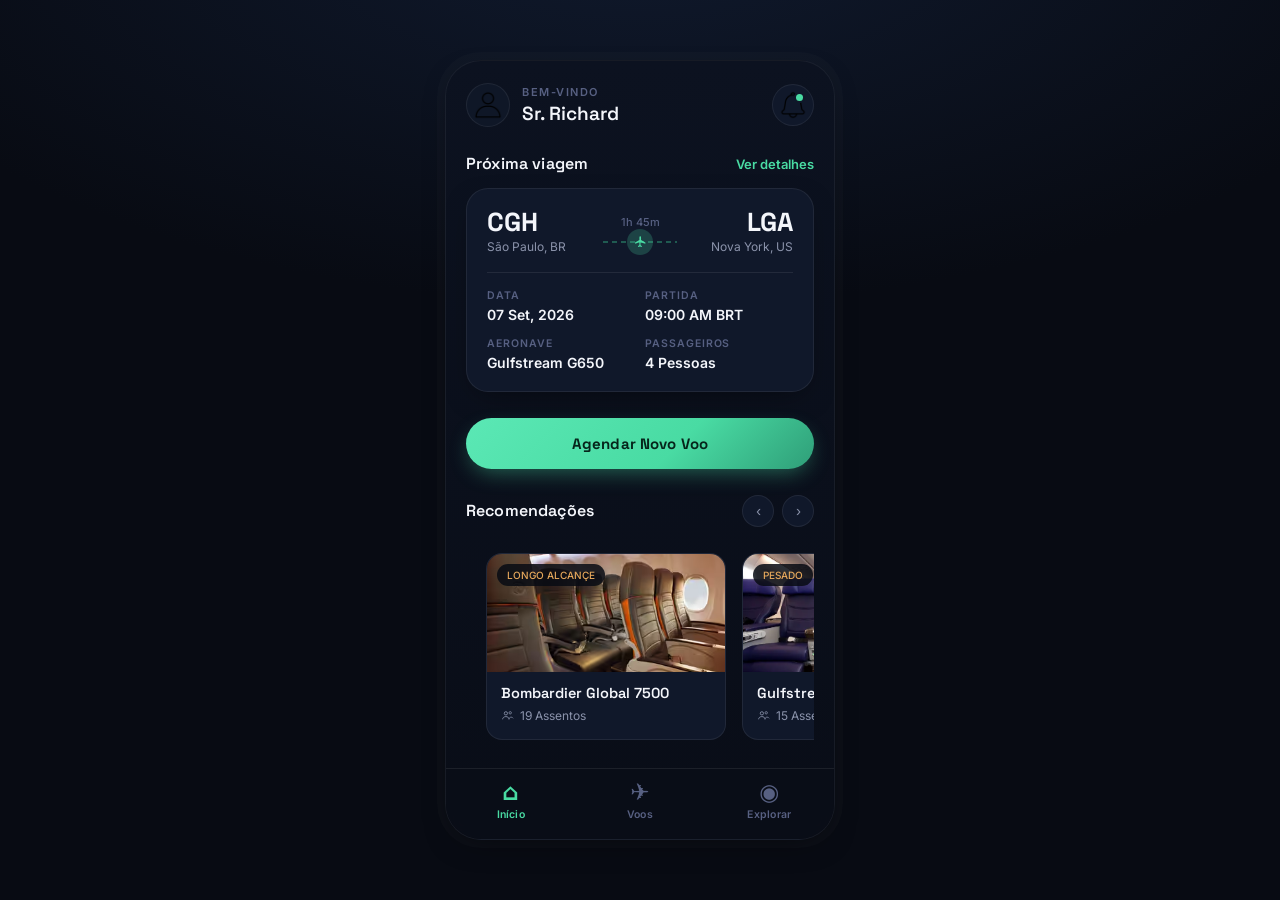
<file: index.html>
<!DOCTYPE html>
<html lang="en">
<head>
    <meta charset="UTF-8">
    <meta name="viewport" content="width=device-width, initial-scale=1.0">
    <title>Skyroad - Início</title>
    <link rel="stylesheet" href="css/style.css">
</head>
<body>
    <div class="app">

        <header class="cabecalho">
            <div class="cabecalhoConta">
                <div class="avatar">
                    <img src="assets/profile.png" alt="Foto de perfil do usuário">
                </div>
                <div>
                    <p class="fonte1">Bem-vindo</p>
                    <h1>Sr. Richard</h1>
                </div>
            </div>
            <button class="botaoIcone">
                <img src="assets/bell.png" alt="Icone de sino para notificações">
                <span class="novaMensagem"></span>
            </button>
        </header>

        <main class="scroll">
            <section>
                <div class="headerSection">
                    <h2 id="proximaViagemID">Próxima viagem</h2>
                    <a class="verDetalhes" href="voos.html">Ver detalhes</a>
                </div>
            <article class="boxVoo">
                <div class="boxVooRota">
                    <div class="boxVooPartida">
                        <span class="boxVooAeroporto">CGH</span>
                        <span class="boxVooCidade">São Paulo, BR</span>
                    </div>

                    <div class="caminho">
                        <span class="caminhoDuracao">1h 45m</span>
                        <div class="caminhoLinha">
                            <span class="caminhoAviao">
                                <svg width="13" height="13" viewBox="0 0 24 24" fill="currentColor"><path d="M21 16v-2l-8-5V4a1.5 1.5 0 0 0-3 0v5l-8 5v2l8-2.5V19l-2.5 1.5V22l3.5-1 3.5 1v-1.5L12 19v-5.5l9 2.5Z"/></svg>
                            </span>
                        </div>
                    </div>

                    <div class="boxVooPartida boxVooPartida--end">
                        <span class="boxVooAeroporto">LGA</span>
                        <span class="boxVooCidade">Nova York, US</span>
                    </div>
                </div>

                <div class="boxVooDados">
                    <div>
                        <p class="boxVooDadosNome">Data</p>
                        <p class="boxVooDadosValor">07 Set, 2026</p>
                    </div>
                    <div>
                        <p class="boxVooDadosNome">Partida</p>
                        <p class="boxVooDadosValor">09:00 AM BRT</p>
                    </div>
                    <div>
                        <p class="boxVooDadosNome">Aeronave</p>
                        <p class="boxVooDadosValor">Gulfstream G650</p>
                    </div>
                    <div>
                        <p class="boxVooDadosNome">Passageiros</p>
                        <p class="boxVooDadosValor">4 Pessoas</p>
                    </div>
                </div>
            </article>
            </section>

            <a href="explorar.html" class="botao botaoPrimario">Agendar Novo Voo</a>

            <section>
                <div class="headerSection">
                    <h2 id="recomendacoesID">Recomendações</h2>
                    <div class="botaoControle">
                        <button class="botaoIcone"><span>‹</span></button>
                        <button class="botaoIcone"><span>›</span></button>
                    </div>
                </div>

                <div class="controle">
                    <article class="jetCard">
                        <div class="jetCardFoto">
                            <img class="jetCardFotoImg" src="assets/nave1.png" alt="Aeronave Bombardier Global 7500">
                            <span class="jetCardFeatured">LONGO ALCANÇE</span>
                        </div>
                        <div class="jetCardBody">
                            <h3>Bombardier Global 7500</h3>
                            <p class="jetCardAssentos">
                                <svg width="13" height="13" viewBox="0 0 24 24" fill="none"><circle cx="9" cy="8" r="3" stroke="currentColor" stroke-width="1.6"/><path d="M3 19c0-3 2.7-5 6-5s6 2 6 5" stroke="currentColor" stroke-width="1.6"/><circle cx="17" cy="7" r="2.2" stroke="currentColor" stroke-width="1.4"/><path d="M14.5 19c.3-2.3 2-4 4.2-4 1.6 0 3 .9 3.7 2.2" stroke="currentColor" stroke-width="1.4"/></svg>
                                19 Assentos
                            </p>
                        </div>
                    </article>

                    <article class="jetCard">
                        <div class="jetCardFoto">
                            <img class="jetCardFotoImg" src="assets/nave2.png" alt="Aeronave Gulfstream G650">
                            <span class="jetCardFeatured">PESADO</span>
                        </div>
                        <div class="jetCardBody">
                            <h3>Gulfstream G650</h3>
                            <p class="jetCardAssentos">
                                <svg width="13" height="13" viewBox="0 0 24 24" fill="none"><circle cx="9" cy="8" r="3" stroke="currentColor" stroke-width="1.6"/><path d="M3 19c0-3 2.7-5 6-5s6 2 6 5" stroke="currentColor" stroke-width="1.6"/><circle cx="17" cy="7" r="2.2" stroke="currentColor" stroke-width="1.4"/><path d="M14.5 19c.3-2.3 2-4 4.2-4 1.6 0 3 .9 3.7 2.2" stroke="currentColor" stroke-width="1.4"/></svg>
                                15 Assentos
                            </p>
                        </div>
                    </article>
                </div>
            </section>
        </main>

        <nav class="barraNavegacao">
            <a href="index.html" class="selecionado">
                <span class="iconeNavegacao">⌂</span>Início</a>
            <a href="voos.html">
                <span class="iconeNavegacao">✈</span>Voos</a>
            <a href="aeronaves.html">
                <span class="iconeNavegacao">◉</span>Explorar</a>
        </nav>

    </div>
</body>
</html>
</file>
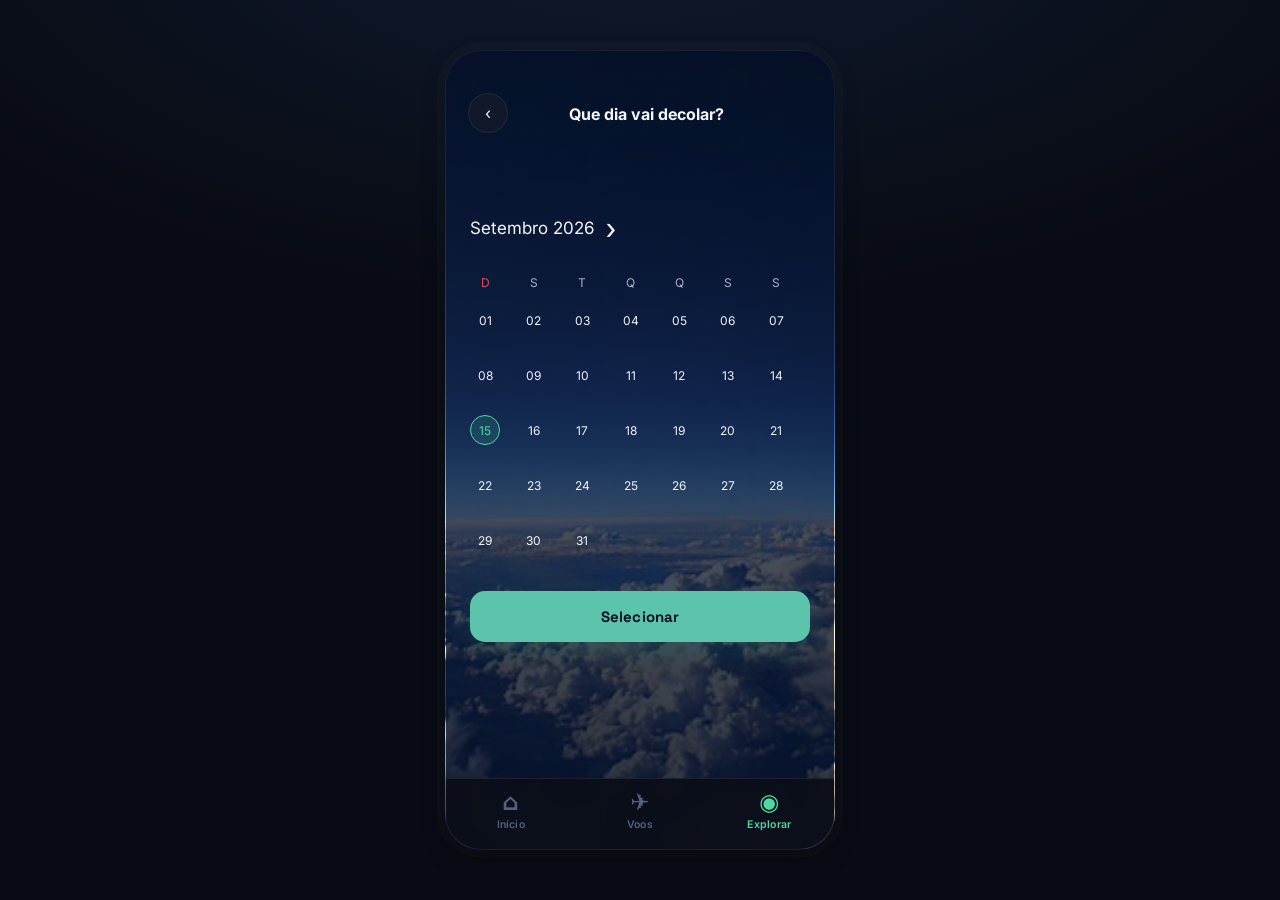
<file: calendario.html>
<!DOCTYPE html>
<html lang="pt-BR">
<head>
    <meta charset="UTF-8">
    <meta name="viewport" content="width=device-width, initial-scale=1.0">
    <title>Skyroad - Escolha a data</title>
    <link rel="stylesheet" href="css/style.css">
</head>
<body>
    <div class="app appCalendario">
        <header class="cabecalho cabecalhoCentralizado">
            <a class="botaoVoltar" href="aeronaves.html">‹</a>
            <h1>Que dia vai decolar?</h1>
        </header>
        <main class="scroll telaCalendario">
            <section class="calendario">
                <header class="calendarioHeader">
                    <h2 id="month-title">Setembro 2026</h2>
                    <span>›</span>
                </header>
                <div class="calendarioGrid calendarioSemana">
                    <span>D</span>
                    <span>S</span>
                    <span>T</span>
                    <span>Q</span>
                    <span>Q</span>
                    <span>S</span>
                    <span>S</span>
                </div>
                <div class="calendarioGrid">
                    <span>01</span>
                    <span>02</span>
                    <span>03</span>
                    <span>04</span>
                    <span>05</span>
                    <span>06</span>
                    <span>07</span>
                    <span>08</span>
                    <span>09</span>
                    <span>10</span>
                    <span>11</span>
                    <span>12</span>
                    <span>13</span>
                    <span>14</span>
                    <a class="calendarioSelecionado" href="resumo.html">15</a>
                    <span>16</span>
                    <span>17</span>
                    <span>18</span>
                    <span>19</span>
                    <span>20</span>
                    <span>21</span>
                    <span>22</span>
                    <span>23</span>
                    <span>24</span>
                    <span>25</span>
                    <span>26</span>
                    <span>27</span>
                    <span>28</span>
                    <span>29</span>
                    <span>30</span>
                    <span>31</span>
                </div>
            </section>
            <a class="botao calendarioBotao" href="resumo.html">Selecionar</a>
        </main>
        <nav class="barraNavegacao">
            <a href="index.html">
                <span class="iconeNavegacao">⌂</span>Início</a>
            <a href="voos.html">
                <span class="iconeNavegacao">✈</span>Voos</a>
            <a href="aeronaves.html" class="selecionado">
                <span class="iconeNavegacao">◉</span>Explorar</a>
        </nav>
    </div>
</body>
</html>
</file>
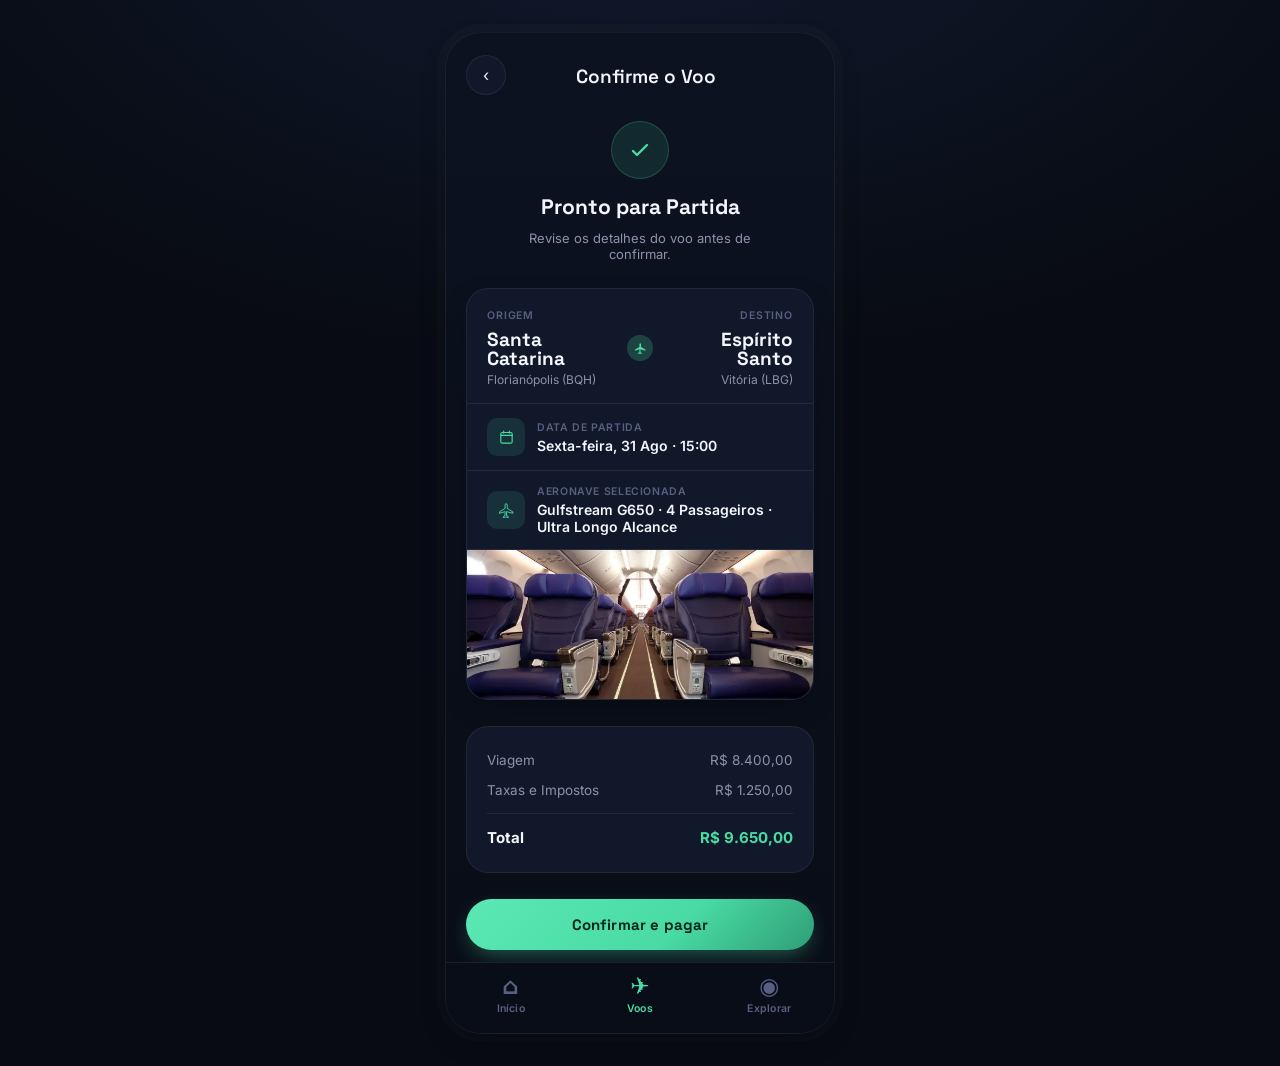
<file: confirmar-voo.html>
<!DOCTYPE html>
<html lang="pt-BR">
<head>
    <meta charset="UTF-8">
    <meta name="viewport" content="width=device-width, initial-scale=1.0">
    <title>Skyroad - Confirme o voo</title>
    <link rel="stylesheet" href="css/style.css">
</head>
<body>
    <div class="app">
        <header class="cabecalho cabecalhoCentralizado">
            <a class="botaoVoltar" href="voos.html">‹</a>
            <h1>Confirme o Voo</h1>
        </header>
        <main class="scroll">
            <section class="confirmacaoDestaque">
                <span class="confirmacaoIcone">
                    <svg width="24" height="24" viewbox="0 0 24 24" fill="none">
                        <path d="M5 13l4 4L19 7" stroke="currentColor" stroke-width="2.4" stroke-linecap="round" stroke-linejoin="round"></path>
                    </svg>
                </span>
                <h1 id="confirm-heading">Pronto para Partida</h1>
                <p>Revise os detalhes do voo antes de confirmar.</p>
            </section>
            <article class="boxDetalhes">
                <div class="boxDetalhesRota rotaVoo">
                    <div class="rotaVooPonto">
                        <span class="boxDetalhesOrigemNome">Origem</span>
                        <span class="boxVooAeroporto aeroportoDetalhe">Santa Catarina</span>
                        <span class="boxVooCidade">Florianópolis (BQH)</span>
                    </div>
                    <div class="caminho caminhoCurto">
                        <div class="caminhoAviao">
                            <svg width="13" height="13" viewbox="0 0 24 24" fill="currentColor">
                                <path d="M21 16v-2l-8-5V4a1.5 1.5 0 0 0-3 0v5l-8 5v2l8-2.5V19l-2.5 1.5V22l3.5-1 3.5 1v-1.5L12 19v-5.5l9 2.5Z"></path>
                            </svg>
                        </div>
                    </div>
                    <div class="rotaVooPonto rotaVooPontoFinal">
                        <span class="boxDetalhesDestinoNome">Destino</span>
                        <span class="boxVooAeroporto aeroportoDetalhe">Espírito Santo</span>
                        <span class="boxVooCidade">Vitória (LBG)</span>
                    </div>
                </div>
                <div class="linhaDetalhe">
                    <span class="linhaDetalheIcone">
                        <svg width="17" height="17" viewbox="0 0 24 24" fill="none">
                            <rect x="4" y="5" width="16" height="15" rx="2" stroke="currentColor" stroke-width="1.6"></rect>
                            <path d="M4 9h16M8 3v3M16 3v3" stroke="currentColor" stroke-width="1.6" stroke-linecap="round"></path>
                        </svg>
                    </span>
                    <div>
                        <p class="linhaDetalheNome">Data de partida</p>
                        <p class="linhaDetalheValor">Sexta-feira, 31 Ago · 15:00</p>
                    </div>
                </div>
                <div class="linhaDetalhe">
                    <span class="linhaDetalheIcone">
                        <svg width="17" height="17" viewbox="0 0 24 24" fill="none">
                            <path d="M21 16v-2l-8-5V4a1.5 1.5 0 0 0-3 0v5l-8 5v2l8-2.5V19l-2.5 1.5V22l3.5-1 3.5 1v-1.5L12 19v-5.5l9 2.5Z" stroke="currentColor" stroke-width="1.3" stroke-linejoin="round"></path>
                        </svg>
                    </span>
                    <div>
                        <p class="linhaDetalheNome">Aeronave selecionada</p>
                        <p class="linhaDetalheValor">Gulfstream G650 · 4 Passageiros · Ultra Longo Alcance</p>
                    </div>
                </div>
                <div class="boxDetalhesFoto">
                    <img class="jetCardFotoImg" src="assets/nave2.png" alt="Aeronave Gulfstream G650">
                </div>
            </article>
            <section class="boxPreco">
                <h2 id="price-heading" class="visualmenteOculto">Resumo de valores</h2>
                <div class="linhaPreco">
                    <span>Viagem</span>
                    <span>R$ 8.400,00</span>
                </div>
                <div class="linhaPreco">
                    <span>Taxas e Impostos</span>
                    <span>R$ 1.250,00</span>
                </div>
                <div class="linhaPreco linhaPrecoTotal">
                    <span>Total</span>
                    <span>R$ 9.650,00</span>
                </div>
            </section>
            <a href="voos.html" class="botao botaoPrimario">Confirmar e pagar</a>
        </main>
        <nav class="barraNavegacao">
            <a href="index.html">
                <span class="iconeNavegacao">⌂</span>Início</a>
            <a href="voos.html" class="selecionado">
                <span class="iconeNavegacao">✈</span>Voos</a>
            <a href="aeronaves.html">
                <span class="iconeNavegacao">◉</span>Explorar</a>
        </nav>
    </div>
</body>
</html>
</file>
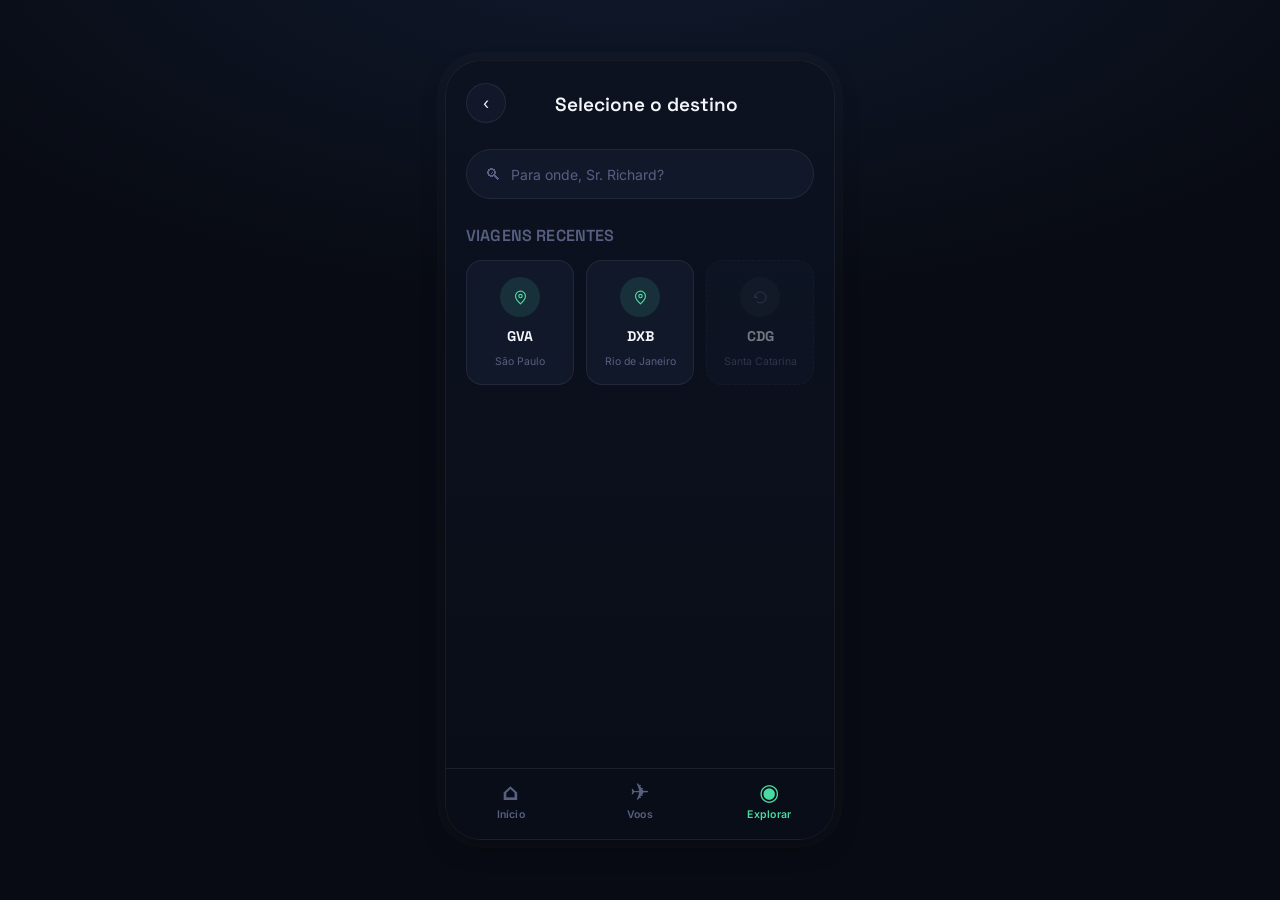
<file: explorar.html>
<!DOCTYPE html>
<html lang="pt-BR">
<head>
    <meta charset="UTF-8">
    <meta name="viewport" content="width=device-width, initial-scale=1.0">
    <title>Skyroad — Selecione o destino</title>
    <link rel="stylesheet" href="css/style.css">
</head>
<body>
    <div class="app">
        <header class="cabecalho cabecalhoCentralizado">
            <a class="botaoVoltar" href="index.html">‹</a>
            <h1>Selecione o destino</h1>
        </header>
        <main class="scroll">
            <form class="campoBusca" role="search" action="#" onsubmit="return false;">
                <span>🔍︎</span>
                <label for="destino" class="visualmenteOculto">Para onde, Sr. Richard?</label>
                <input type="text" id="destino" name="destino" placeholder="Para onde, Sr. Richard?" autocomplete="off">
            </form>
            <section>
                <div class="headerSection">
                    <h2 id="recentes-heading" class="tituloPequeno">Viagens recentes</h2>
                </div>
                <div class="destinosGrid">
                    <a class="destinoCard" href="aeronaves.html">
                        <span class="destinoCardIcone">
                            <svg width="17" height="17" viewbox="0 0 24 24" fill="none">
                                <path d="M12 21s-7-6.2-7-11a7 7 0 0 1 14 0c0 4.8-7 11-7 11Z" stroke="currentColor" stroke-width="1.6" stroke-linejoin="round"></path>
                                <circle cx="12" cy="10" r="2.4" stroke="currentColor" stroke-width="1.6"></circle>
                            </svg>
                        </span>
                        <span class="destinoCardCodigo">GVA</span>
                        <span class="destinoCardCidade">São Paulo</span>
                    </a>
                    <a class="destinoCard" href="aeronaves.html">
                        <span class="destinoCardIcone">
                            <svg width="17" height="17" viewbox="0 0 24 24" fill="none">
                                <path d="M12 21s-7-6.2-7-11a7 7 0 0 1 14 0c0 4.8-7 11-7 11Z" stroke="currentColor" stroke-width="1.6" stroke-linejoin="round"></path>
                                <circle cx="12" cy="10" r="2.4" stroke="currentColor" stroke-width="1.6"></circle>
                            </svg>
                        </span>
                        <span class="destinoCardCodigo">DXB</span>
                        <span class="destinoCardCidade">Rio de Janeiro</span>
                    </a>
                    <a class="destinoCard destinoCardDesativado" href="aeronaves.html">
                        <span class="destinoCardIcone">
                            <svg width="15" height="15" viewbox="0 0 24 24" fill="none">
                                <path d="M3 12a9 9 0 1 1 3.5 7.1" stroke="currentColor" stroke-width="1.6" stroke-linecap="round"></path>
                                <path d="M3 8v4h4" stroke="currentColor" stroke-width="1.6" stroke-linecap="round" stroke-linejoin="round"></path>
                            </svg>
                        </span>
                        <span class="destinoCardCodigo">CDG</span>
                        <span class="destinoCardCidade">Santa Catarina</span>
                    </a>
                </div>
            </section>
        </main>
        <nav class="barraNavegacao">
            <a href="index.html">
                <span class="iconeNavegacao">⌂</span>Início</a>
            <a href="voos.html">
                <span class="iconeNavegacao">✈</span>Voos</a>
            <a href="aeronaves.html" class="selecionado">
                <span class="iconeNavegacao">◉</span>Explorar</a>
        </nav>
    </div>
</body>
</html>
</file>
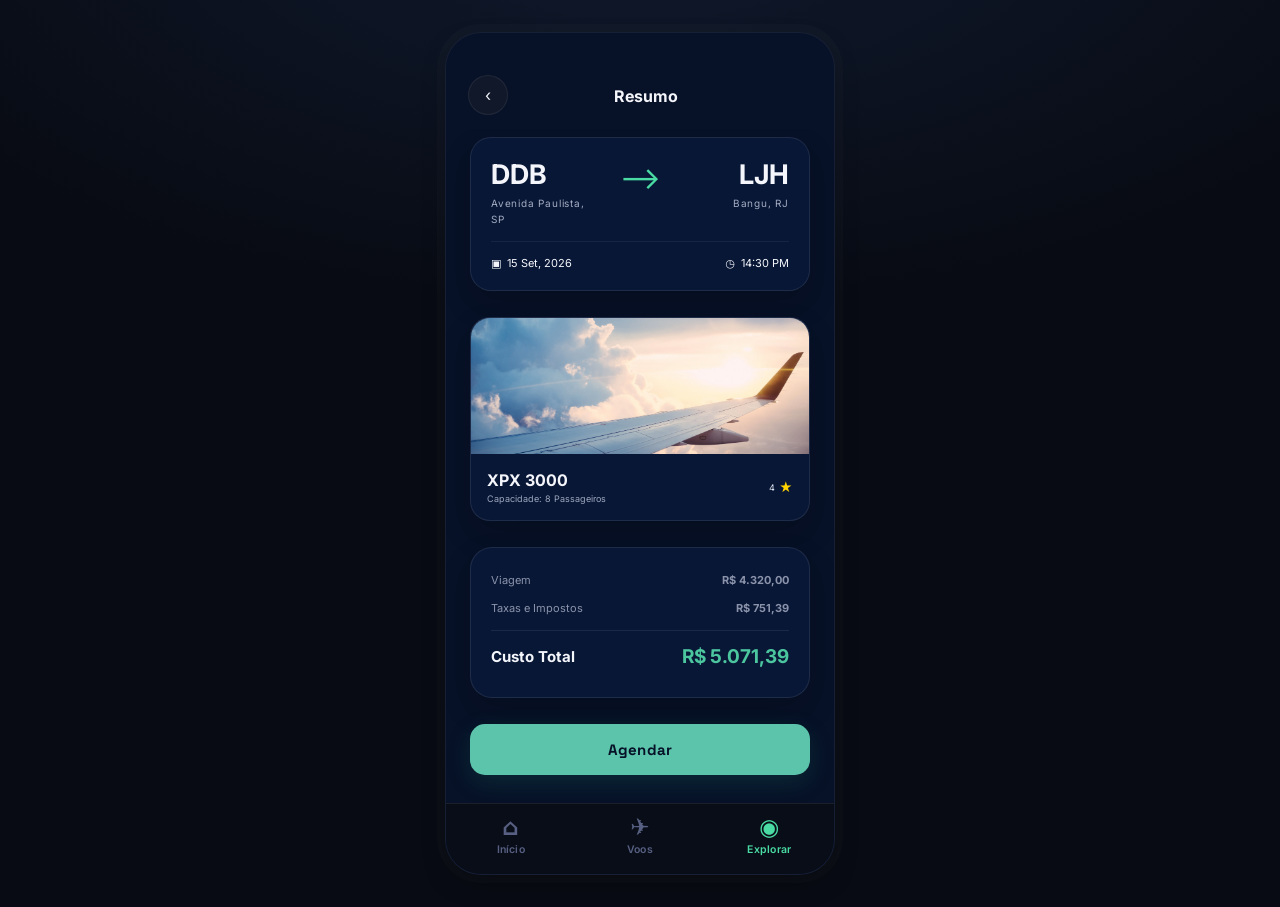
<file: resumo.html>
<!DOCTYPE html>
<html lang="pt-BR">
<head>
    <meta charset="UTF-8">
    <meta name="viewport" content="width=device-width, initial-scale=1.0">
    <title>Skyroad - Resumo do voo</title>
    <link rel="stylesheet" href="css/style.css">
</head>
<body>
    <div class="app appResumo">
        <header class="cabecalho cabecalhoCentralizado">
            <a class="botaoVoltar" href="calendario.html">‹</a>
            <h1>Resumo</h1>
        </header>
        <main class="scroll telaResumo">
            <section class="resumoRota">
                <div>
                    <strong>DDB</strong>
                    <p>Avenida Paulista,<br>SP</p>
                </div>
                <span class="resumoRotaSeta">⟶</span>
                <div class="resumoRotaDestino">
                    <strong>LJH</strong>
                    <p>Bangu, RJ</p>
                </div>
                <div class="resumoRotaDados">
                    <span>▣  15 Set, 2026</span>
                    <span>◷  14:30 PM</span>
                </div>
            </section>
            <article class="resumoAeronave">
                <img src="assets/catalogo1.png" alt="Aeronave XPX 3000 escolhida para a viagem">
                <div class="resumoAeronaveBody">
                    <div>
                        <h2>XPX 3000</h2>
                        <p>Capacidade: 8 Passageiros</p>
                    </div>
                    <span class="avaliacao">4 <b>★</b>
                    </span>
                </div>
            </article>
            <section class="boxPreco resumoPreco">
                <div class="linhaPreco">
                    <span>Viagem</span>
                    <strong>R$ 4.320,00</strong>
                </div>
                <div class="linhaPreco">
                    <span>Taxas e Impostos</span>
                    <strong>R$ 751,39</strong>
                </div>
                <div class="linhaPreco linhaPrecoTotal">
                    <span id="total-title">Custo Total</span>
                    <strong>R$ 5.071,39</strong>
                </div>
            </section>
            <a class="botao resumoBotao" href="index.html">Agendar</a>
        </main>
        <nav class="barraNavegacao">
            <a href="index.html">
                <span class="iconeNavegacao">⌂</span>Início</a>
            <a href="voos.html">
                <span class="iconeNavegacao">✈</span>Voos</a>
            <a href="aeronaves.html" class="selecionado">
                <span class="iconeNavegacao">◉</span>Explorar</a>
        </nav>
    </div>
</body>
</html>
</file>
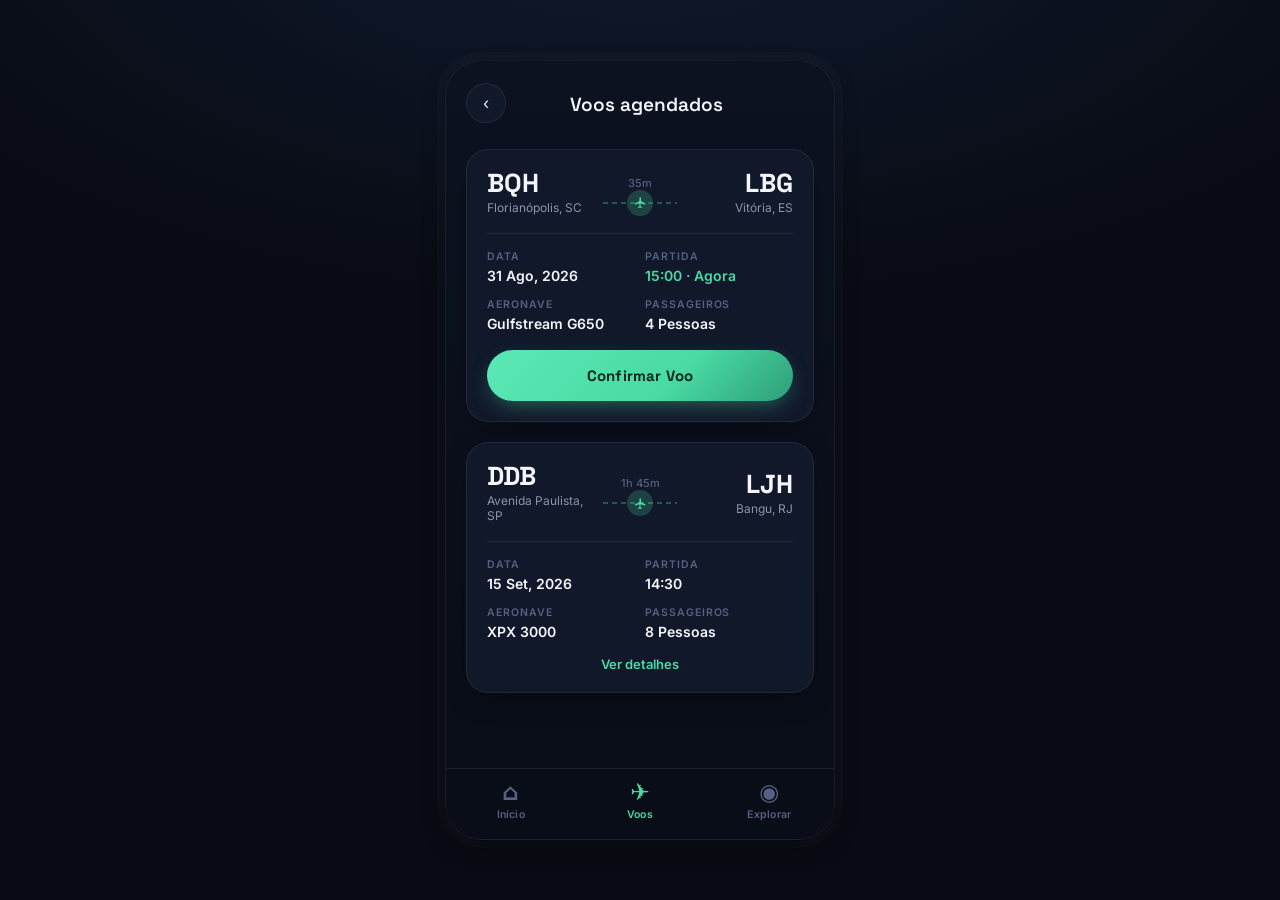
<file: voos.html>
<!DOCTYPE html>
<html lang="pt-BR">
<head>
    <meta charset="UTF-8">
    <meta name="viewport" content="width=device-width, initial-scale=1.0">
    <title>Skyroad - Voos agendados</title>
    <link rel="stylesheet" href="css/style.css">
</head>
<body>
    <div class="app">
        <header class="cabecalho cabecalhoCentralizado">
            <a class="botaoVoltar" href="index.html">‹</a>
            <h1>Voos agendados</h1>
        </header>
        <main class="scroll">
            <section class="listaVoos">
                <article class="boxVoo">
                    <div class="boxVooRota">
                        <div class="boxVooPartida">
                            <span class="boxVooAeroporto">BQH</span>
                            <span class="boxVooCidade">Florianópolis, SC</span>
                        </div>
                        <div class="caminho">
                            <span class="caminhoDuracao">35m</span>
                            <div class="caminhoLinha">
                                <span class="caminhoAviao">
                                    <svg width="13" height="13" viewbox="0 0 24 24" fill="currentColor">
                                        <path d="M21 16v-2l-8-5V4a1.5 1.5 0 0 0-3 0v5l-8 5v2l8-2.5V19l-2.5 1.5V22l3.5-1 3.5 1v-1.5L12 19v-5.5l9 2.5Z"></path>
                                    </svg>
                                </span>
                            </div>
                        </div>
                        <div class="boxVooPartida boxVooPartida--end">
                            <span class="boxVooAeroporto">LBG</span>
                            <span class="boxVooCidade">Vitória, ES</span>
                        </div>
                    </div>
                    <div class="boxVooDados">
                        <div>
                            <p class="boxVooDadosNome">Data</p>
                            <p class="boxVooDadosValor">31 Ago, 2026</p>
                        </div>
                        <div>
                            <p class="boxVooDadosNome">Partida</p>
                            <p class="boxVooDadosValor boxVooDadosValor--accent">15:00 · Agora</p>
                        </div>
                        <div>
                            <p class="boxVooDadosNome">Aeronave</p>
                            <p class="boxVooDadosValor">Gulfstream G650</p>
                        </div>
                        <div>
                            <p class="boxVooDadosNome">Passageiros</p>
                            <p class="boxVooDadosValor">4 Pessoas</p>
                        </div>
                    </div>
                    <a href="confirmar-voo.html" class="botao botaoPrimario botaoMargin">Confirmar Voo</a>
                </article>
                <article class="boxVoo">
                    <div class="boxVooRota">
                        <div class="boxVooPartida">
                            <span class="boxVooAeroporto">DDB</span>
                            <span class="boxVooCidade">Avenida Paulista, SP</span>
                        </div>
                        <div class="caminho">
                            <span class="caminhoDuracao">1h 45m</span>
                            <div class="caminhoLinha">
                                <span class="caminhoAviao">
                                    <svg width="13" height="13" viewbox="0 0 24 24" fill="currentColor">
                                        <path d="M21 16v-2l-8-5V4a1.5 1.5 0 0 0-3 0v5l-8 5v2l8-2.5V19l-2.5 1.5V22l3.5-1 3.5 1v-1.5L12 19v-5.5l9 2.5Z"></path>
                                    </svg>
                                </span>
                            </div>
                        </div>
                        <div class="boxVooPartida boxVooPartida--end">
                            <span class="boxVooAeroporto">LJH</span>
                            <span class="boxVooCidade">Bangu, RJ</span>
                        </div>
                    </div>
                    <div class="boxVooDados">
                        <div>
                            <p class="boxVooDadosNome">Data</p>
                            <p class="boxVooDadosValor">15 Set, 2026</p>
                        </div>
                        <div>
                            <p class="boxVooDadosNome">Partida</p>
                            <p class="boxVooDadosValor">14:30</p>
                        </div>
                        <div>
                            <p class="boxVooDadosNome">Aeronave</p>
                            <p class="boxVooDadosValor">XPX 3000</p>
                        </div>
                        <div>
                            <p class="boxVooDadosNome">Passageiros</p>
                            <p class="boxVooDadosValor">8 Pessoas</p>
                        </div>
                    </div>
                    <a href="#" class="verDetalhes verDetalhesFormat">Ver detalhes</a>
                </article>
            </section>
        </main>
        <nav class="barraNavegacao">
            <a href="index.html">
                <span class="iconeNavegacao">⌂</span>Início</a>
            <a href="voos.html" class="selecionado">
                <span class="iconeNavegacao">✈</span>Voos</a>
            <a href="aeronaves.html">
                <span class="iconeNavegacao">◉</span>Explorar</a>
        </nav>
    </div>
</body>
</html>
</file>
<file: css/style.css>
@import url('https://fonts.googleapis.com/css2?family=Space+Grotesk:wght@500;600;700&family=Inter:wght@400;500;600;700&display=swap');

:root{
    --fundo: #080b13;
    --fundo-glow: radial-gradient(120% 80% at 50% -10%, #101a2e 0%, #080b13 55%);
    --card: #10182a;
    --card-alt: #131d33;
    --card-border: rgba(255, 255, 255, 0.07);
    --divider: rgba(255, 255, 255, 0.08);

    --accent: #49dba3;
    --accent-dim: #2f9e78;
    --accent-soft: rgba(73, 219, 163, 0.12);
    --accent-soft-strong: rgba(73, 219, 163, 0.22);

    --gold: #e6a85c;
    --gold-soft: rgba(230, 168, 92, 0.15);

    --texto-primario: #f4f6fb;
    --texto-secundario: #8b93ab;
    --texto-terciario: #576082;

    --raio-lg: 22px;
    --raio-md: 16px;
    --raio-sm: 10px;
    --raio-pill: 999px;

    --shadow-card: 0 10px 30px -12px rgba(0, 0, 0, 0.55);
    --shadow-btn: 0 8px 22px -6px rgba(73, 219, 163, 0.45);

    color-scheme: dark;
}

*{
    box-sizing: border-box;
    margin: 0;
    padding: 0;
}

html{
    -webkit-tap-highlight-color: transparent;
}

body{
    min-height: 100vh;
    background: var(--fundo-glow), var(--fundo);
    color: var(--texto-primario);
    font-family: 'Inter', system-ui, sans-serif;
    display: grid;
    place-items: start center;
    padding: 32px 16px;
}

img{
    width: 70%;
    max-width: 100%;
    display: block;
}

a{
    color: inherit;
    text-decoration: none;
}

button{
    font-family: inherit;
    cursor: pointer;
}

.app{
    width: 100%;
    max-width: 390px;
    min-height: 780px;
    background: linear-gradient(180deg, #0c1220 0%, #090d17 100%);
    border: 1px solid rgba(255, 255, 255, 0.06);
    border-radius: 36px;
    box-shadow: var(--shadow-card), 0 0 0 8px rgba(255, 255, 255, 0.015);
    display: grid;
    grid-template-rows: auto 1fr auto;
    overflow: hidden;
    position: relative;
}

.scroll {
    overflow-y: auto;
    padding: 22px 20px 12px;
    display: flex;
    flex-direction: column;
    gap: 26px;
}

.scroll::-webkit-scrollbar {
    display: none;
}

.scroll{ /*main*/
    overflow-y: auto;
    padding: 22px 20px 12px;
    display: flex;
    flex-direction: column;
    gap: 26px;
}

.cabecalho{
    display: flex;
    align-items: center;
    justify-content: space-between;
    gap: 12px;
    padding: 22px 20px 4px;
}

.cabecalho h1{
    font-family: 'Space Grotesk', sans-serif;
    font-size: 19px;
    font-weight: 600;
    margin-top: 2px;
}

.cabecalhoConta{
    display: flex;
    align-items: center;
    gap: 12px;
}

.avatar{
    width: 44px;
    height: 44px;
    border-radius: 50%;
    background: #0f1727;
    border: 1px solid var(--card-border);
    display: grid;
    place-items: center;
    color: var(--texto-terciario);
    flex-shrink: 0;
}

.fonte1{
    font-size: 11px;
    letter-spacing: 0.14em;
    text-transform: uppercase;
    color: var(--texto-terciario);
    font-weight: 600;
}

.botaoIcone{
    width: 42px;
    height: 42px;
    border-radius: 50%;
    border: 1px solid var(--card-border);
    background: var(--card);
    display: grid;
    place-items: center;
    color: var(--texto-secundario);
    position: relative;
}

.botaoIcone:hover{
    background: var(--card-alt);
    color: var(--texto-primario);
    transform: translateY(-1px);
}

.botaoIcone .novaMensagem{
    position: absolute;
    top: 9px;
    right: 10px;
    width: 7px;
    height: 7px;
    border-radius: 50%;
    background: var(--accent);
    box-shadow: 0 0 0 2px var(--card);
}

.botaoVoltar{
    width: 40px;
    height: 40px;
    border-radius: 50%;
    border: 1px solid var(--card-border);
    background: var(--card);
    display: grid;
    place-items: center;
    color: var(--texto-primario);
    transition: background 0.2s ease, transform 0.15s ease;
}

.botaoVoltar:hover{
    background: var(--card-alt);
    transform: translateX(-2px);
}

.cabecalhoCentralizado{
    justify-content: flex-start;
}

.cabecalhoCentralizado h1{
    flex: 1;
    text-align: center;
    margin-right: 40px;
}

/* ==========================================================================
      Section headings
      ========================================================================== */

.headerSection {
    display: flex;
    align-items: baseline;
    justify-content: space-between;
    margin-bottom: 14px;
}

.headerSection h2 {
    font-family: 'Space Grotesk', sans-serif;
    font-size: 16px;
    font-weight: 600;
    letter-spacing: 0.01em;
}

.verDetalhes {
    font-size: 13px;
    font-weight: 600;
    color: var(--accent);
    transition: opacity 0.2s ease;
}

.verDetalhes:hover {
    opacity: 0.75;
}

.verDetalhesFormat{
	display: block;
	text-align:center;
	margin-top:16px;
}

/* ==========================================================================
      Flight card — signature component
      ========================================================================== */

.boxVoo {
    background: var(--card);
    border: 1px solid var(--card-border);
    border-radius: var(--raio-lg);
    padding: 20px;
    box-shadow: var(--shadow-card);
}

.boxVooRota {
    display: grid;
    grid-template-columns: 1fr auto 1fr;
    align-items: center;
    gap: 10px;
}

.boxVooPartida {
    display: flex;
    flex-direction: column;
    gap: 4px;
}

.boxVooPartida--end {
    align-items: flex-end;
    text-align: right;
}

.boxVooAeroporto {
    font-family: 'Space Grotesk', sans-serif;
    font-size: 26px;
    font-weight: 700;
    line-height: 1;
}

.boxVooCidade {
    font-size: 12px;
    color: var(--texto-secundario);
}

.caminho {
    display: flex;
    flex-direction: column;
    align-items: center;
    gap: 6px;
    min-width: 74px;
}

.caminhoDuracao {
    font-size: 11px;
    color: var(--texto-terciario);
    font-weight: 500;
}

.caminhoLinha {
    position: relative;
    width: 100%;
    height: 14px;
    display: flex;
    align-items: center;
}

.caminhoLinha::before {
    content: '';
    position: absolute;
    left: 0;
    right: 0;
    top: 50%;
    height: 1px;
    background: repeating-linear-gradient(90deg, var(--accent-dim) 0 5px, transparent 5px 9px);
    transform: translateY(-50%);
}

.caminhoAviao {
    position: relative;
    margin: 0 auto;
    width: 26px;
    height: 26px;
    border-radius: 50%;
    background: var(--accent-soft-strong);
    display: grid;
    place-items: center;
    color: var(--accent);
}

.boxVooDados {
    display: grid;
    grid-template-columns: 1fr 1fr;
    gap: 14px 10px;
    margin-top: 18px;
    padding-top: 16px;
    border-top: 1px solid var(--divider);
}

.boxVooDadosNome {
    font-size: 10.5px;
    letter-spacing: 0.09em;
    text-transform: uppercase;
    color: var(--texto-terciario);
    font-weight: 600;
    margin-bottom: 4px;
}

.boxVooDadosValor {
    font-size: 14px;
    font-weight: 600;
}

.boxVooDadosValor--accent {
    color: var(--accent);
}

/* ==========================================================================
      Buttons
      ========================================================================== */

.botao {
    display: flex;
    align-items: center;
    justify-content: center;
    gap: 8px;
    width: 100%;
    border: none;
    border-radius: var(--raio-pill);
    padding: 16px 20px;
    font-size: 15px;
    font-weight: 700;
    font-family: 'Space Grotesk', sans-serif;
    letter-spacing: 0.01em;
    transition: transform 0.15s ease, box-shadow 0.2s ease, filter 0.2s ease;
}

.botaoPrimario {
    background: linear-gradient(135deg, #5be8b5, var(--accent) 60%, var(--accent-dim));
    color: #06251b;
    box-shadow: var(--shadow-btn);
}

.botaoPrimario:hover {
    transform: translateY(-2px);
    filter: brightness(1.05);
}

.botaoPrimario:active {
    transform: translateY(0);
}

.botaoMargin{
    margin-top: 18px;
}

/* ==========================================================================
      Recommendations controle
      ========================================================================== */

.botaoControle {
    display: flex;
    gap: 8px;
}

.botaoControle .botaoIcone {
    width: 32px;
    height: 32px;
}

.controle {
    display: flex;
    gap: 16px;
    overflow-x: auto;
    padding: 12px 20px 8px;
}

.controle::-webkit-scrollbar {
    display: none;
}

.jetCard {
    flex: 0 0 78%;
    scroll-snap-align: start;
    background: var(--card);
    border: 1px solid var(--card-border);
    border-radius: var(--raio-md);
    overflow: hidden;
    transition: transform 0.2s ease, border-color 0.2s ease;
}

.jetCard:hover {
    transform: translateY(-3px);
    border-color: var(--accent-dim);
}

.jetCardFoto {
    position: relative;
    height: 118px;
    overflow: hidden;
}

.jetCardFotoImg {
    width: 100%;
    height: 100%;
    display: block;
    object-fit: cover;
}

.jetCardFeatured {
    position: absolute;
    top: 10px;
    left: 10px;
    z-index: 2;
    padding: 5px 10px;
    border-radius: 999px;
    background: rgba(8, 11, 19, 0.85);
    color: #e6a85c;
    font-size: 10px;
    font-weight: 500;
}

.jetCardBody {
    padding: 12px 14px 16px;
}

.jetCardBody h3 {
    font-family: 'Space Grotesk', sans-serif;
    font-size: 14.5px;
    font-weight: 600;
    margin-bottom: 6px;
}

.jetCardAssentos {
    display: flex;
    align-items: center;
    gap: 6px;
    font-size: 12px;
    color: var(--texto-secundario);
}

/* ==========================================================================
      Bottom navigation
      ========================================================================== */

.barraNavegacao {
    display: grid;
    grid-template-columns: repeat(3, 1fr);
    border-top: 1px solid var(--divider);
    background: rgba(10, 14, 24, 0.9);
    backdrop-filter: blur(10px);
}

.barraNavegacao a {
    display: flex;
    flex-direction: column;
    align-items: center;
    gap: 5px;
    padding: 14px 0 18px;
    color: var(--texto-terciario);
    font-size: 10.5px;
    font-weight: 600;
    letter-spacing: 0.02em;
    transition: color 0.2s ease;
}

.barraNavegacao a svg {
    transition: transform 0.2s ease;
}

.barraNavegacao a:hover {
    color: var(--texto-secundario);
}

.barraNavegacao a.selecionado {
    color: var(--accent);
}

.barraNavegacao a.selecionado svg {
    transform: translateY(-2px);
}

/* ==========================================================================
      Screen: Voos agendados (flight list)
      ========================================================================== */

.listaVoos {
    display: flex;
    flex-direction: column;
    gap: 20px;
}

.aeroportoDetalhe {
    font-size: 19px;
}

.caminhoCurto {
    min-width: 44px;
}

.visualmenteOculto {
    position: absolute;
    left: -9999px;
}

.tituloPequeno {
    color: var(--texto-terciario);
    font-size: 12px;
    letter-spacing: 0.08em;
    text-transform: uppercase;
}

/* ==========================================================================
      Screen: Confirme o voo
      ========================================================================== */

.confirmacaoDestaque {
    text-align: center;
    display: flex;
    flex-direction: column;
    align-items: center;
    gap: 10px;
}

.confirmacaoIcone {
    width: 58px;
    height: 58px;
    border-radius: 50%;
    background: var(--accent-soft);
    border: 1px solid var(--accent-soft-strong);
    display: grid;
    place-items: center;
    color: var(--accent);
    margin-bottom: 4px;
}

.confirmacaoDestaque h1 {
    font-family: 'Space Grotesk', sans-serif;
    font-size: 21px;
    font-weight: 700;
}

.confirmacaoDestaque p {
    font-size: 13px;
    color: var(--texto-secundario);
    max-width: 260px;
}

.boxDetalhes {
    background: var(--card);
    border: 1px solid var(--card-border);
    border-radius: var(--raio-lg);
    overflow: hidden;
    box-shadow: var(--shadow-card);
}

.boxDetalhesRota {
    padding: 20px 20px 16px;
}

.rotaVoo {
    display: grid;
    grid-template-columns: 1fr auto 1fr;
    align-items: center;
    gap: 12px;
}

.rotaVooPonto {
    display: flex;
    flex-direction: column;
    gap: 4px;
}

.rotaVooPontoFinal {
    align-items: flex-end;
    text-align: right;
}

.boxDetalhesOrigemNome,
.boxDetalhesDestinoNome {
    font-size: 10.5px;
    letter-spacing: 0.08em;
    text-transform: uppercase;
    color: var(--texto-terciario);
    font-weight: 600;
    margin-bottom: 4px;
}

.linhaDetalhe {
    display: flex;
    align-items: center;
    gap: 12px;
    padding: 14px 20px;
    border-top: 1px solid var(--divider);
}

.linhaDetalheIcone {
    width: 38px;
    height: 38px;
    border-radius: var(--raio-sm);
    background: var(--accent-soft);
    color: var(--accent);
    display: grid;
    place-items: center;
    flex-shrink: 0;
}

.linhaDetalheNome {
    font-size: 10.5px;
    letter-spacing: 0.06em;
    text-transform: uppercase;
    color: var(--texto-terciario);
    font-weight: 600;
    margin-bottom: 3px;
}

.linhaDetalheValor {
    font-size: 14px;
    font-weight: 600;
}

.boxDetalhesFoto {
    height: 150px;
    border-top: 1px solid var(--divider);
}

.cabin-art {
    display: block;
    width: 100%;
    height: 100%;
}

.boxPreco {
    background: var(--card);
    border: 1px solid var(--card-border);
    border-radius: var(--raio-lg);
    padding: 18px 20px;
}

.linhaPreco {
    display: flex;
    justify-content: space-between;
    font-size: 13.5px;
    color: var(--texto-secundario);
    padding: 7px 0;
}

.linhaPrecoTotal {
    border-top: 1px solid var(--divider);
    margin-top: 8px;
    padding-top: 14px;
    font-size: 15px;
    font-weight: 700;
    color: var(--texto-primario);
}

.linhaPrecoTotal span:last-child {
    color: var(--accent);
}

/* ==========================================================================
      Screen: Explorar (select destination)
      ========================================================================== */

.campoBusca {
    display: flex;
    align-items: center;
    gap: 10px;
    background: var(--card);
    border: 1px solid var(--card-border);
    border-radius: var(--raio-pill);
    padding: 14px 18px;
    color: var(--texto-terciario);
}

.campoBusca input {
    border: none;
    background: transparent;
    outline: none;
    color: var(--texto-primario);
    font-family: inherit;
    font-size: 14px;
    width: 100%;
}

.campoBusca input::placeholder {
    color: var(--texto-terciario);
}

.destinosGrid {
    display: grid;
    grid-template-columns: repeat(3, 1fr);
    gap: 12px;
}

.destinoCard {
    background: var(--card);
    border: 1px solid var(--card-border);
    border-radius: var(--raio-md);
    padding: 16px 10px;
    display: flex;
    flex-direction: column;
    align-items: center;
    gap: 10px;
    text-align: center;
    transition: transform 0.2s ease, border-color 0.2s ease, opacity 0.2s ease;
}

.destinoCard:hover {
    transform: translateY(-3px);
    border-color: var(--accent-dim);
}

.destinoCardIcone {
    width: 40px;
    height: 40px;
    border-radius: 50%;
    background: var(--accent-soft);
    color: var(--accent);
    display: grid;
    place-items: center;
}

.destinoCardCodigo {
    font-family: 'Space Grotesk', sans-serif;
    font-size: 14px;
    font-weight: 700;
}

.destinoCardCidade {
    font-size: 10.5px;
    color: var(--texto-terciario);
}

.destinoCardDesativado {
    opacity: 0.45;
    border-style: dashed;
}

.destinoCardDesativado .destinoCardIcone {
    background: rgba(255, 255, 255, 0.05);
    color: var(--texto-terciario);
}

.destinoCardDesativado:hover {
    transform: none;
    border-color: var(--card-border);
}

/* ==========================================================================
      Responsive — mobile
      ========================================================================== */

@media (max-width: 420px) {
    body {
        padding: 0;
    }

    .app {
        max-width: 100%;
        min-height: 100vh;
        border-radius: 0;
        border: none;
    }

    .jetCard {
        flex-basis: 82%;
    }
}

@media (min-width: 720px) {
    body {
        align-content: center;
        min-height: 100vh;
    }
}

/* ========================================================================== 
      Telas do fluxo de agendamento
      ========================================================================== */

.appAeronaves,
.appCalendario,
.appResumo {
    min-height: min(860px, 100vh);
    background: #071127;
}

.appAeronaves .cabecalho,
.appCalendario .cabecalho,
.appResumo .cabecalho {
    padding: 42px 22px 14px;
}

.appAeronaves .cabecalho h1,
.appCalendario .cabecalho h1,
.appResumo .cabecalho h1 {
    font-family: 'Inter', sans-serif;
    font-size: 16px;
    font-weight: 700;
}

.iconeNavegacao {
    height: 20px;
    font-size: 23px;
    line-height: 18px;
}

/* Seleção de aeronaves: Grid obrigatório do projeto */
.appAeronaves {
    background-image:
        linear-gradient(rgba(5, 12, 29, .76), rgba(5, 12, 29, .82)),
        url("..assets/background1.png");
    background-position: center;
    background-size: cover;
}

.telaAeronaves {
    padding: 0 18px 10px;
    gap: 0;
}

.aeronavesGrid {
    display: grid;
    grid-template-columns: repeat(2, minmax(0, 1fr));
    gap: 10px;
}

.aeronaveCard {
    min-width: 0;
    overflow: hidden;
    background: rgba(8, 19, 49, .94);
    border: 1px solid rgba(255, 255, 255, .14);
    border-radius: 22px;
    transition: transform .2s ease, border-color .2s ease, box-shadow .2s ease;
}

.aeronaveCard:hover {
    transform: translateY(-3px);
    border-color: var(--accent);
    box-shadow: 0 10px 24px rgba(0, 0, 0, .32);
}

.aeronaveCard > img {
    width: 100%;
    height: 102px;
    object-fit: cover;
}

.aeronaveCardBody {
    display: grid;
    grid-template-columns: minmax(0, 1fr) auto;
    align-items: center;
    gap: 3px 6px;
    padding: 8px 7px 10px;
}

.aeronaveCard h2 {
    overflow: hidden;
    font-size: 12px;
    line-height: 1.2;
    white-space: nowrap;
    text-overflow: ellipsis;
}

.aeronaveCard p {
    grid-column: 1 / -1;
    color: #a2abc1;
    font-size: 8.5px;
    letter-spacing: .14em;
}

.avaliacao {
    display: flex;
    align-items: center;
    gap: 4px;
    color: #dce2ee;
    font-size: 9px;
    white-space: nowrap;
}

.avaliacao b {
    color: #ffd400;
    font-size: 13px;
}

/* Calendário */
.appCalendario {
    min-height: 100vh;
    background-image:
        linear-gradient(
            rgba(6, 17, 42, 0.55),
            rgba(6, 17, 42, 0.85)
        ),
        url("../assets/background1.png");
    background-size: cover;
    background-position: center;
    background-repeat: no-repeat;
}

.telaCalendario {
    padding: 66px 24px 20px;
    gap: 36px;
}

.calendario {
    width: 100%;
}

.calendarioHeader {
    display: flex;
    align-items: center;
    gap: 12px;
    margin-bottom: 24px;
}

.calendarioHeader h2 {
    font-size: 17px;
    font-weight: 400;
}

.calendarioHeader > span {
    font-size: 30px;
    line-height: 1;
}

.calendarioGrid {
    display: grid;
    grid-template-columns: repeat(7, minmax(0, 1fr));
    align-items: center;
    row-gap: 25px;
    color: #f1f4fa;
    font-size: 12px;
}

.calendarioGrid > * {
    display: grid;
    width: 30px;
    height: 30px;
    place-items: center;
}

.calendarioSemana {
    margin-bottom: 8px;
    color: #a8b0c4;
    row-gap: 0;
}

.calendarioSemana span:first-child {
    color: #e34c58;
}

.calendarioSelecionado {
    border: 1px solid var(--accent);
    border-radius: 50%;
    background: rgba(73, 219, 163, .14);
    color: var(--accent);
}

.calendarioBotao,
.resumoBotao {
    border-radius: 15px;
    background: #5cc4ab;
    color: #061127;
    box-shadow: 0 8px 24px rgba(29, 153, 126, .18);
}

/* Resumo */
.telaResumo {
    padding: 8px 24px 28px;
    gap: 26px;
}

.resumoRota,
.resumoAeronave,
.resumoPreco {
    border: 1px solid rgba(255, 255, 255, .09);
    background: rgba(10, 25, 58, .86);
    box-shadow: 0 14px 30px rgba(0, 0, 0, .18);
}

.resumoRota {
    display: grid;
    grid-template-columns: 1fr auto 1fr;
    align-items: start;
    gap: 12px;
    padding: 20px;
    border-radius: 21px;
}

.resumoRota strong {
    font-size: 27px;
}

.resumoRota p {
    margin-top: 4px;
    color: #a4adc3;
    font-size: 10px;
    line-height: 1.6;
    letter-spacing: .08em;
}

.resumoRotaDestino {
    text-align: right;
}

.resumoRotaSeta {
    margin-top: 4px;
    color: var(--accent);
    font-size: 31px;
    line-height: 1;
}

.resumoRotaDados {
    grid-column: 1 / -1;
    display: flex;
    justify-content: space-between;
    margin-top: 2px;
    padding-top: 14px;
    border-top: 1px solid rgba(255, 255, 255, .06);
    font-size: 11px;
}

.resumoAeronave {
    overflow: hidden;
    border-radius: 20px;
}

.resumoAeronave > img {
    width: 100%;
    height: 136px;
    object-fit: cover;
}

.resumoAeronaveBody {
    display: flex;
    align-items: center;
    justify-content: space-between;
    padding: 16px;
}

.resumoAeronave h2 {
    font-size: 16px;
}

.resumoAeronave p {
    margin-top: 3px;
    color: #9ea8bf;
    font-size: 9px;
}

.resumoPreco {
    padding: 18px 20px 22px;
}

.resumoPreco .linhaPreco {
    font-size: 11px;
}

.resumoPreco .linhaPrecoTotal {
    align-items: center;
    font-size: 15px;
}

.resumoPreco .linhaPrecoTotal strong {
    color: #4bc69f;
    font-size: 19px;
}

@media (max-width: 360px) {
    .aeronavesGrid { gap: 8px; }
    .aeronaveCard > img { height: 90px; }
    .telaCalendario { padding-inline: 16px; }
    .resumoRota { padding-inline: 15px; }
}

@media (min-width: 600px) {
    .appAeronaves,
    .appCalendario,
    .appResumo {
        min-height: 800px;
    }
}
</file>
